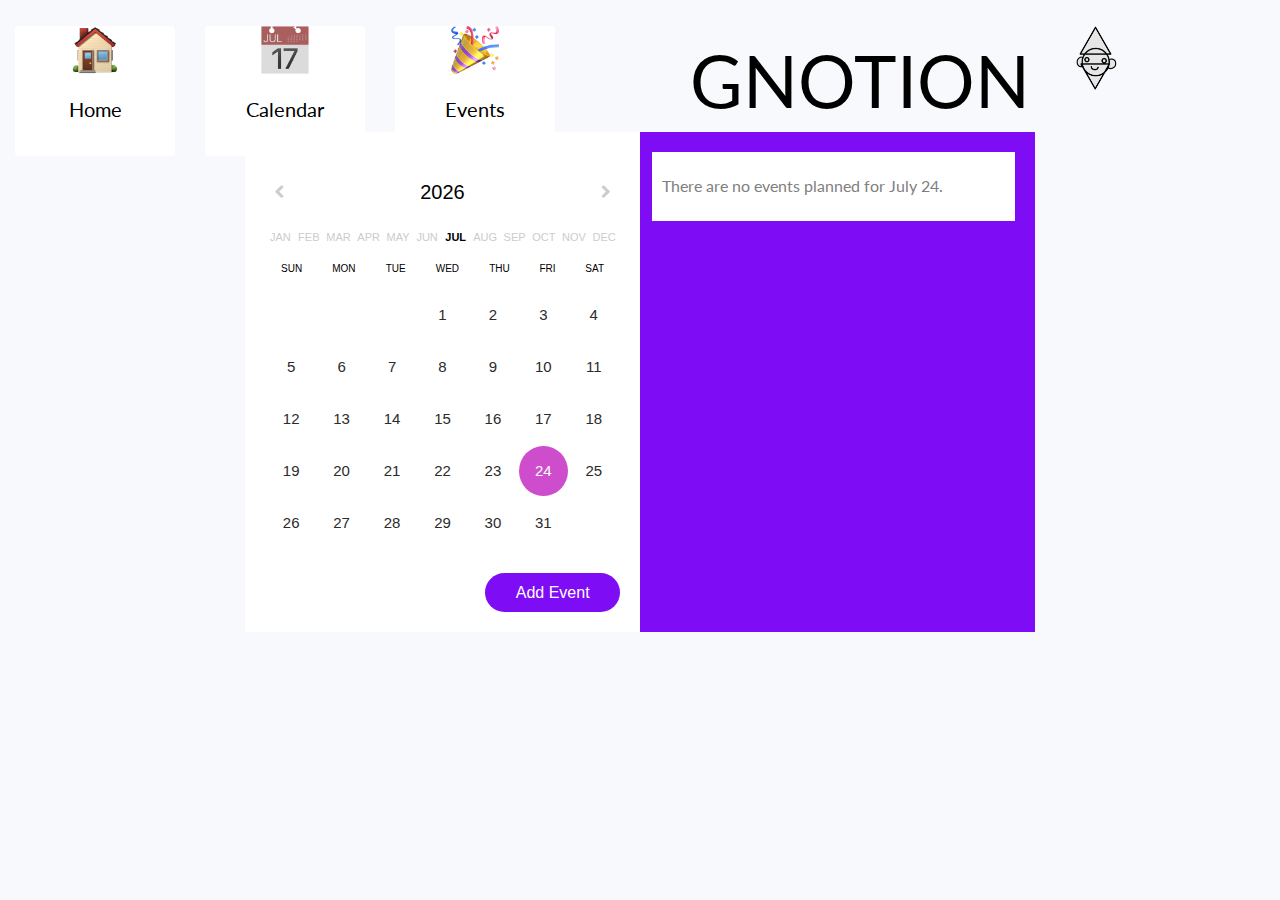
<file: calendar-04/index.html>
<!doctype html>
<html lang="en">
  <head>
  	<title>Calendar 04</title>
    <meta charset="utf-8">
    <meta name="viewport" content="width=device-width, initial-scale=1, shrink-to-fit=no">

	<link href="https://fonts.googleapis.com/css?family=Lato:300,400,700&display=swap" rel="stylesheet">

	<link rel="stylesheet" href="https://stackpath.bootstrapcdn.com/font-awesome/4.7.0/css/font-awesome.min.css">
	
	<link rel="stylesheet" href="css/style.css">
	<link rel = "stylesheet" href = "../css/styles.css">
	<!-- <link rel = "stylesheet" href = "../css/homeCSS.css"> -->

	</head>
	<body>
		<div class="container navTop">
        <div class="row">
            <div class="col-2">
                <div class="card border-0 ">
                    <div class="headerImg">
                        <a href = "../index.html"><img src="img/house.png" class="card-img-top-two" alt="..."></a>
                    </div>
                    <div class="card-body">
                        <h5 class="card-title headerText">Home</h5>
                    </div>
                </div>
            </div>
            <div class="col-2">
                <a>
                <div class="card border-0">
                    <div class="headerImg">
                        <a><img src="img/date.png" class="card-img-top-two" alt="..."></a>
                    </div>
                    <div class="card-body">
                        <h5 class="card-title headerText">Calendar</h5>
                    </div>
                </div> </a>
            </div>
            <div class="col-2"> 
                <a href="events/events.html">
                <div class="card border-0">
                    <div class="headerImg">
                        <a href = "events/events.html"><img src="img/tada.png" class="card-img-top-two" alt="..."></a>
                    </div>
                    <div class="card-body">
                        <h5 class="card-title headerText">Events</h5>
                    </div>
                </div> </a>
            </div>
            <div class="col-5 rightSide">
                <h1>GNOTION</h1>
            </div>
            <div class="col-1 rightSide">
                <img src="img/gnotion.png" class="logo" alt="...">
            </div>
        </div>
    </div>
	<section class="ftco-section">
		<div class="container">
			<div class="row justify-content-center">
			</div>
			<div class="row">
				<div class="col-md-12">
					<div class="content w-100">
				    <div class="calendar-container">
				      <div class="calendar"> 
				        <div class="year-header"> 
				          <span class="left-button fa fa-chevron-left" id="prev"> </span> 
				          <span class="year" id="label"></span> 
				          <span class="right-button fa fa-chevron-right" id="next"> </span>
				        </div> 
				        <table class="months-table w-100"> 
				          <tbody>
				            <tr class="months-row">
				              <td class="month">Jan</td> 
				              <td class="month">Feb</td> 
				              <td class="month">Mar</td> 
				              <td class="month">Apr</td> 
				              <td class="month">May</td> 
				              <td class="month">Jun</td> 
				              <td class="month">Jul</td>
				              <td class="month">Aug</td> 
				              <td class="month">Sep</td> 
				              <td class="month">Oct</td>          
				              <td class="month">Nov</td>
				              <td class="month">Dec</td>
				            </tr>
				          </tbody>
				        </table> 
				        
				        <table class="days-table w-100"> 
				          <td class="day">Sun</td> 
				          <td class="day">Mon</td> 
				          <td class="day">Tue</td> 
				          <td class="day">Wed</td> 
				          <td class="day">Thu</td> 
				          <td class="day">Fri</td> 
				          <td class="day">Sat</td>
				        </table> 
				        <div class="frame"> 
				          <table class="dates-table w-100"> 
			              <tbody class="tbody">             
			              </tbody> 
				          </table>
				        </div> 
				        <button class="button" id="add-button">Add Event</button>
				      </div>
				    </div>
				    <div class="events-container">
				    </div>
				    <div class="dialog" id="dialog">
				        <h2 class="dialog-header"> Add New Event </h2>
				        <form class="form" id="form">
				          <div class="form-container" align="center">
				            <label class="form-label" id="valueFromMyButton" for="name">Event name</label>
				            <input class="input" type="text" id="name" maxlength="36">
							<label class="form-label" id="valueFromMyButton" for="count">Time</label>
				            <input class="input" type="time" id="time" >
							<label class="form-label" id="valueFromMyButton" for="count">Tags</label>
							<select class="input" id="tag">
								<option value="sleep">sleep</option>
								<option value="social">social</option>
								<option value="hw">hw</option>
								<option value="test">tests</option>
							  </select>



				            <input type="button" value="Cancel" class="button" id="cancel-button">
				            <input type="button" value="OK" class="button button-white" id="ok-button">
				          </div>
				        </form>
				      </div>
				  </div>
				</div>
			</div>
		</div>
	</section>

	<script src="js/jquery.min.js"></script>
  <script src="js/popper.js"></script>
  <script src="js/bootstrap.min.js"></script>
  <script src="js/main.js"></script>

	</body>
</html>
</file>
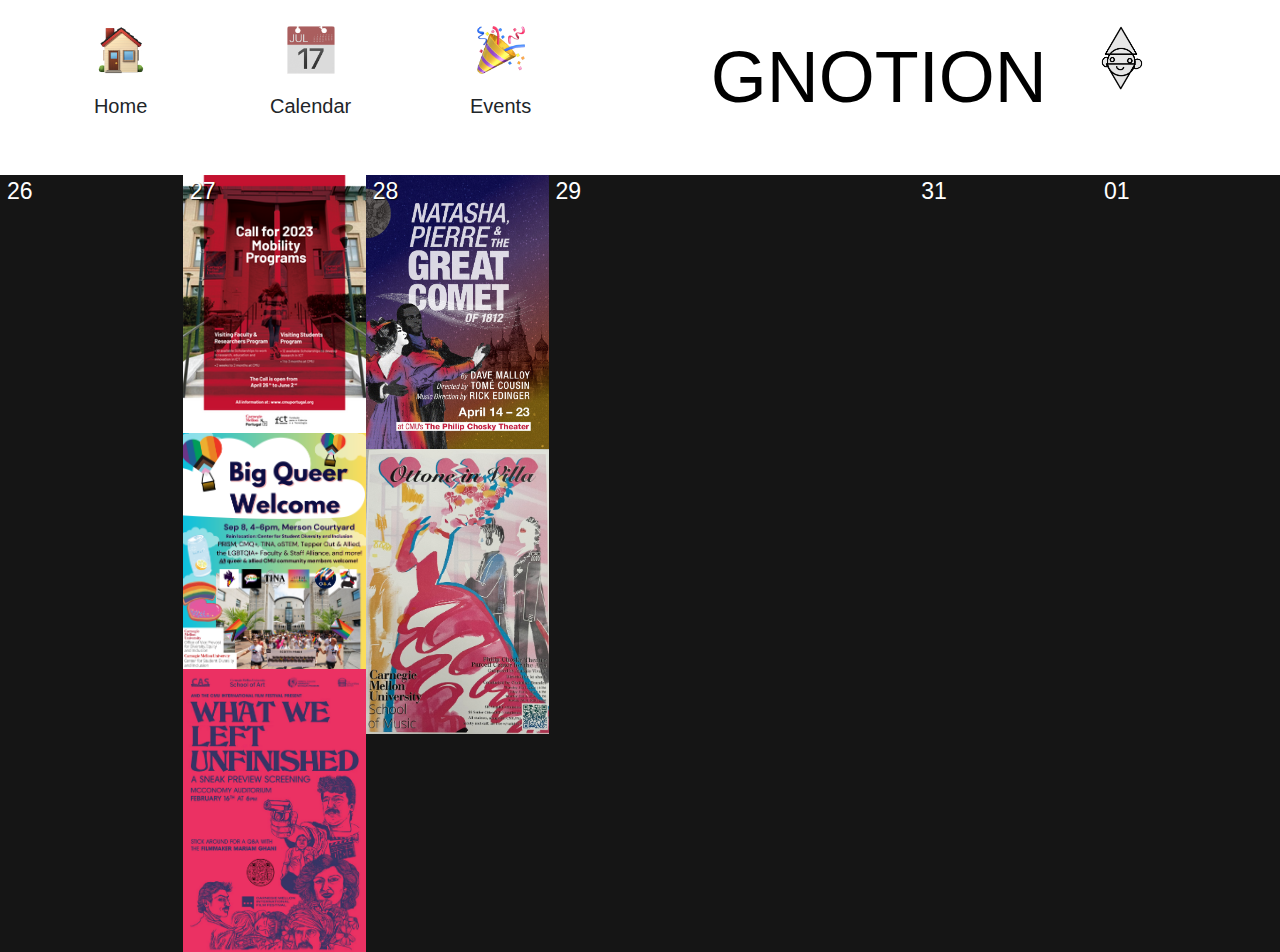
<file: events/events.html>
<!doctype html>
<html lang="en">
  <head>
    <meta charset="utf-8">
    <meta name="viewport" content="width=device-width, initial-scale=1">
    <title>Events Page</title>
    <link href="https://cdn.jsdelivr.net/npm/bootstrap@5.3.2/dist/css/bootstrap.min.css" rel="stylesheet" integrity="sha384-T3c6CoIi6uLrA9TneNEoa7RxnatzjcDSCmG1MXxSR1GAsXEV/Dwwykc2MPK8M2HN" crossorigin="anonymous">
    <link rel="stylesheet" href="https://cdn.jsdelivr.net/npm/bootstrap@4.0.0/dist/css/bootstrap.min.css"
        integrity="sha384-Gn5384xqQ1aoWXA+058RXPxPg6fy4IWvTNh0E263XmFcJlSAwiGgFAW/dAiS6JXm" crossorigin="anonymous">
    <link href="https://cdn.jsdelivr.net/npm/bootstrap@5.3.2/dist/css/bootstrap.min.css" rel="stylesheet"
        integrity="sha384-T3c6CoIi6uLrA9TneNEoa7RxnatzjcDSCmG1MXxSR1GAsXEV/Dwwykc2MPK8M2HN" crossorigin="anonymous">
    <link href="css/styles.css" type="text/css" rel="stylesheet">
  </head>
  <body>
    <main>
      <!--Nav here-->
      <nav>
        <div class="container navTop">
          <div class="row">
              <div class="col-2">
                  <div class="card border-0 ">
                      <div class="headerImg">
                          <a href = "../index.html"><img src="img/house.png" class="card-img-top nav-img" alt="..."></a>
                      </div>
                      <div class="card-body">
                          <h5 class="card-title headerText">Home</h5>
                      </div>
                  </div>
              </div>
              <div class="col-2">
                  <a href="calendar-04/index.html">
                  <div class="card border-0">
                      <div class="headerImg">
                          <a href = "../calendar-04/index.html"><img src="img/date.png" class="card-img-top nav-img" alt="..."></a>
                      </div>
                      <div class="card-body">
                          <h5 class="card-title headerText">Calendar</h5>
                      </div>
                  </div> </a>
              </div>
              <div class="col-2"> 
                  <a href="events/events.html">
                  <div class="card border-0">
                      <div class="headerImg">
                          <a href = "events.html"><img src="img/tada.png" class="card-img-top nav-img" alt="..."></a>
                      </div>
                      <div class="card-body">
                          <h5 class="card-title headerText">Events</h5>
                      </div>
                  </div> </a>
              </div>
              <div class="col-5 rightSide">
                  <h1 class="web_name">GNOTION</h1>
              </div>
              <div class="col-1 rightSide">
                  <img src="img/gnotion.png" class="logo" alt="...">
              </div>
          </div>
      </div>
      </div>
    </nav>
      
      <!--Events Calender-->
        <section>
          <time datetime="2023-01-26" class="blank">
            <span class="caldate">26</span>
          </time>
          <time datetime="2023-01-27" class="hidden">
            <a href="subevent27.html"><img src="img/event1.png" class="">
            <img src="img/event2.png" class="">
            <img src="img/event3.jpeg" class="">
            <span class="caldate">27</span>
            <span class="title">Click to Learn More about the Events!</span></a>
          </time>
          <time datetime="2023-01-28" class="hidden">
            <a href ="subevent28.html"><img src="img/event7.jpg" class="">
            <img src="img/event8.jpg" class="">
            <span class="caldate">28</span>
            <span class="title">Click to Learn More about the Events!</span></a>
          </time>
          <time datetime="2023-01-29" class="blank">
            <span class="caldate">29</span>
          </time>
          <time datetime="2023-01-30" class="hidden">
            <a href="subevent30.html"><img src="img/event4.jpg" class="">
            <img src="img/event5.jpeg" class="">
            <img src="img/event6.jpg" class="">
            <span class="caldate">30</span>
            <span class="title">Click to Learn More about the Events!</span></a>
          </time>
          <time datetime="2023-01-31" class="blank">
            <span class="caldate">31</span>
          </time>
         <time datetime="2023-01-01" class="blank">
            <span class="caldate">01</span>
         </time>
         <!--<time datetime="2015-08-02" class="hidden">
          <a href="http://thenewcode.com/1057/SVG-Patterns-of-Japan"><img src="https://s3-us-west-2.amazonaws.com/s.cdpn.io/4273/waves-thumb.png" alt="SVG Patterns of Japan" srcset="https://s3-us-west-2.amazonaws.com/s.cdpn.io/4273/waves-thumb.png 250w, https://s3-us-west-2.amazonaws.com/s.cdpn.io/4273/waves-2x-thumb.png 500w, https://s3-us-west-2.amazonaws.com/s.cdpn.io/4273/waves-2x.png 125w">
                        <span
           class="caldate">02</span><span class="title">SVG Patterns of Japan</span></a>
         </time>
         <time datetime="2015-08-03" class="hidden">
            <a href="http://thenewcode.com/1058/Overlapping-Action-with-CSS-Animation"><img src="http://thenewcode.com/assets/svg/redbars.svg" alt><span class="caldate">03</span><span class="title">CSS Overlapping Animation</span></a>
           </time>
           <time datetime="2015-08-04" class="blank"><span class="caldate">04</span></time>
           <time datetime="2015-08-05" class="blank"><span class="caldate">05</span></time>
           <time datetime="2015-08-06" class="hidden">
            <a href="http://thenewcode.com/1059/Responsive-Image-Hinting-Using-the-w-Descriptor"><img src="https://s3-us-west-2.amazonaws.com/s.cdpn.io/4273/toubana-diver-thumb.jpg" alt="Responsive Image Hinting: Using the w Descriptor" srcset="https://s3-us-west-2.amazonaws.com/s.cdpn.io/4273/toubana-diver-thumb.jpg 250w, https://s3-us-west-2.amazonaws.com/s.cdpn.io/4273/toubana-diver-2x-thumb.jpg 500w, https://s3-us-west-2.amazonaws.com/s.cdpn.io/4273/toubana-diver-2x.jpg 125w">
             <span
             class="caldate">06</span><span class="title">Using the w Descriptor</span></a>
           </time>
           <time datetime="2015-08-07" class="blank"><span class="caldate">07</span></time>
           <time datetime="2015-08-08" class="blank"><span class="caldate">08</span></time>
           <time datetime="2015-08-09" class="hidden">
            <a href="http://thenewcode.com/1060/SVG-Patterns-of-Africa"><img src="https://s3-us-west-2.amazonaws.com/s.cdpn.io/4273/african-patterns-thumb.png" alt="SVG Patterns of Africa" srcset="https://s3-us-west-2.amazonaws.com/s.cdpn.io/4273/african-patterns-thumb.png 250w, https://s3-us-west-2.amazonaws.com/s.cdpn.io/4273/african-patterns-2x-thumb.png 500w, https://s3-us-west-2.amazonaws.com/s.cdpn.io/4273/african-patterns-2x-thumb.png 125w">
             <span
             class="caldate">09</span><span class="title">SVG African Patterns</span></a>
           </time>
           <time datetime="2015-08-10" class="hidden">
            <a href="http://thenewcode.com/1061/Bokeh-Backgrounds-with-SVG-and-JS"><img src="https://s3-us-west-2.amazonaws.com/s.cdpn.io/4273/bokeh-thumb.png" alt="Bokeh Backgrounds with SVG and JS" srcset="https://s3-us-west-2.amazonaws.com/s.cdpn.io/4273/bokeh-thumb.png 250w, https://s3-us-west-2.amazonaws.com/s.cdpn.io/4273/bokeh-2x-thumb.png 500w, https://s3-us-west-2.amazonaws.com/s.cdpn.io/4273/bokeh-2x.png 125w">
             <span
             class="caldate">10</span><span class="title">SVG Bokeh Backgrounds</span></a>
           </time>
           <time datetime="2015-08-11" class="blank"><span class="caldate">11</span></time>
           <time datetime="2015-08-12" class="blank"><span class="caldate">12</span></time>
           <time datetime="2015-08-13" class="hidden">
            <a href="http://thenewcode.com/1062/Scribble-Image-Reveal-with-SVG-and-Blend-Modes"><img src="https://s3-us-west-2.amazonaws.com/s.cdpn.io/4273/olga-thumb.jpg" alt="“Scribble” Image Reveal with SVG and Blend Modes" srcset="https://s3-us-west-2.amazonaws.com/s.cdpn.io/4273/olga-thumb.jpg 250w, https://s3-us-west-2.amazonaws.com/s.cdpn.io/4273/olga-2x-thumb.jpg 500w, https://s3-us-west-2.amazonaws.com/s.cdpn.io/4273/olga-2x.jpg 125w">
             <span
             class="caldate">13</span><span class="title">“Scribble” Image Reveal</span></a>
           </time>
           <time datetime="2015-08-14" class="blank"><span class="caldate">14</span></time>
           <time datetime="2015-08-15" class="blank"><span class="caldate">15</span></time>
           <time datetime="2015-08-16" class="blank"><span class="caldate">16</span></time>
           <time datetime="2015-08-17" class="hidden">
            <a href="http://thenewcode.com/1063/Techniques-and-Treatments-for-Background-Retina-Images"><img src="https://s3-us-west-2.amazonaws.com/s.cdpn.io/4273/birds-on-wire-thumb.png" alt="Techniques and Treatments for Background Retina Images" srcset="https://s3-us-west-2.amazonaws.com/s.cdpn.io/4273/birds-on-wire-thumb.png 250w, https://s3-us-west-2.amazonaws.com/s.cdpn.io/4273/birds-on-wire-2x-thumb.png 500w, https://s3-us-west-2.amazonaws.com/s.cdpn.io/4273/birds-on-wire-2x.png 125w">
             <span
             class="caldate">17</span><span class="title">Background Retina Images</span></a>
           </time>
           <time datetime="2015-08-18" class="blank"><span class="caldate">18</span></time>
           <time datetime="2015-08-19" class="hidden">
            <a href="http://thenewcode.com/1064/Classical-Greek-Geometric-Borders-In-SVG"><img src="https://s3-us-west-2.amazonaws.com/s.cdpn.io/4273/greek-geometrics-thumb.png" alt="Classical Greek Geometric Borders In SVG" srcset="https://s3-us-west-2.amazonaws.com/s.cdpn.io/4273/greek-geometrics-thumb.png 250w, https://s3-us-west-2.amazonaws.com/s.cdpn.io/4273/greek-geometrics-2x-thumb.png 500w, https://s3-us-west-2.amazonaws.com/s.cdpn.io/4273/greek-geometrics-2x.png 125w">
             <span
             class="caldate">19</span><span class="title">SVG Greek Geometric Borders</span></a>
           </time>
           <time datetime="2015-08-20" class="blank"><span class="caldate">20</span></time>
           <time datetime="2015-08-21" class="blank"><span class="caldate">21</span></time>
           <time datetime="2015-08-22" class="blank"><span class="caldate">22</span></time>
           <time datetime="2015-08-23" class="hidden">
            <a href="http://thenewcode.com/1065/Better-Image-Borders-with-Blend-Modes"><img src="https://s3-us-west-2.amazonaws.com/s.cdpn.io/4273/peugot-thumb.jpg" alt="Better Image Borders with Blend Modes" srcset="https://s3-us-west-2.amazonaws.com/s.cdpn.io/4273/peugot-thumb.jpg 250w, https://s3-us-west-2.amazonaws.com/s.cdpn.io/4273/peugot-2x-thumb.jpg 500w, https://s3-us-west-2.amazonaws.com/s.cdpn.io/4273/peugot-2x.jpg 125w">
             <span
             class="caldate">23</span><span class="title">Blend Mode Borders</span></a>
           </time>
           <time datetime="2015-08-24" class="hidden">
            <a href="http://thenewcode.com/1/Welcome-to-The-New-Code"><img src="https://s3-us-west-2.amazonaws.com/s.cdpn.io/4273/the-new-code-thumb.png" alt="Welcome to The New Code" srcset="https://s3-us-west-2.amazonaws.com/s.cdpn.io/4273/the-new-code-thumb.png 250w, https://s3-us-west-2.amazonaws.com/s.cdpn.io/4273/the-new-code-2x-thumb.png 500w, https://s3-us-west-2.amazonaws.com/s.cdpn.io/4273/the-new-code-square-2x.png 125w">
             <span
             class="caldate">24</span><span class="title">The New Code</span></a>
           </time>
           <time datetime="2015-08-25" class="blank"><span class="caldate">25</span></time>
           <time datetime="2015-08-26" class="hidden">
            <a href="http://thenewcode.com/2/Precognitive-Pages-Using-Resource-Hints-to-Accelerate-Site-Performance"><img src="https://s3-us-west-2.amazonaws.com/s.cdpn.io/4273/alexander-thumb.jpg" alt="Precognitive Pages: Using Resource Hints to Accelerate Site Performance" srcset="https://s3-us-west-2.amazonaws.com/s.cdpn.io/4273/alexander-thumb.jpg 250w, https://s3-us-west-2.amazonaws.com/s.cdpn.io/4273/alexander-2x-thumb.jpg 500w, https://s3-us-west-2.amazonaws.com/s.cdpn.io/4273/alexander-2x.jpg 125w">
             <span
             class="caldate">26</span><span class="title">Using Resource Hints</span></a>
           </time>
           <time datetime="2015-08-27" class="blank"><span class="caldate">27</span></time>
           <time datetime="2015-08-28" class="hidden">
            <a href="http://thenewcode.com/4/In-Other-Words-Using-the-blockquote-cite-and-q-elements"><img src="https://s3-us-west-2.amazonaws.com/s.cdpn.io/4273/bertrand-russell-thumb.jpg" alt="In Other Words: Using the blockquote, cite and q elements" srcset="https://s3-us-west-2.amazonaws.com/s.cdpn.io/4273/bertrand-russell-thumb.jpg 250w, https://s3-us-west-2.amazonaws.com/s.cdpn.io/4273/bertrand-russell-2x-thumb.jpg 500w, https://s3-us-west-2.amazonaws.com/s.cdpn.io/4273/bertrand-russell-2x-thumb.jpg 125w">
             <span
             class="caldate">28</span><span class="title">blockquote, cite and q</span></a>
           </time>
           <time datetime="2015-08-29" class="blank"><span class="caldate">29</span></time>
           <time datetime="2015-08-30" class="blank"><span class="caldate">30</span></time>
           <time datetime="2015-08-31" class="blank"><span class="caldate">31</span></time>
           <time datetime="2015-09-01" class="blank"><span class="caldate">01</span></time>
          -->
        </section>
        </main>
        <script type="text/javascript" src="java.js"></script>
        <script src="https://code.jquery.com/jquery-3.2.1.slim.min.js"
        integrity="sha384-KJ3o2DKtIkvYIK3UENzmM7KCkRr/rE9/Qpg6aAZGJwFDMVNA/GpGFF93hXpG5KkN"
        crossorigin="anonymous"></script>
        <script src="https://cdn.jsdelivr.net/npm/popper.js@1.12.9/dist/umd/popper.min.js"
        integrity="sha384-ApNbgh9B+Y1QKtv3Rn7W3mgPxhU9K/ScQsAP7hUibX39j7fakFPskvXusvfa0b4Q"
        crossorigin="anonymous"></script>
        <script src="https://cdn.jsdelivr.net/npm/bootstrap@4.0.0/dist/js/bootstrap.min.js"
        integrity="sha384-JZR6Spejh4U02d8jOt6vLEHfe/JQGiRRSQQxSfFWpi1MquVdAyjUar5+76PVCmYl"
        crossorigin="anonymous"></script>
        <script src="https://cdn.jsdelivr.net/npm/bootstrap@5.3.2/dist/js/bootstrap.bundle.min.js"
        integrity="sha384-C6RzsynM9kWDrMNeT87bh95OGNyZPhcTNXj1NW7RuBCsyN/o0jlpcV8Qyq46cDfL"
        crossorigin="anonymous"></script>      
    </body>
</html>
</file>
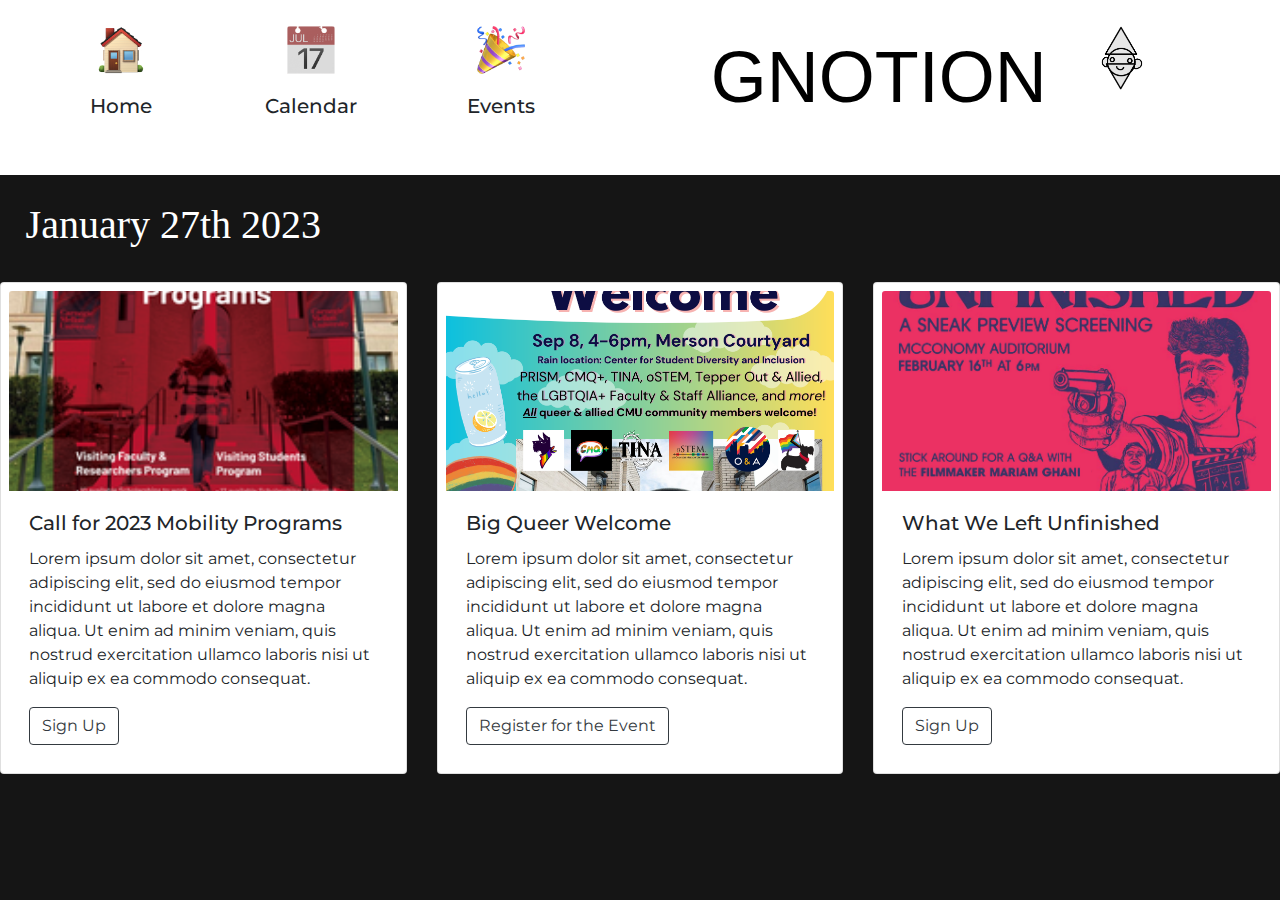
<file: events/subevent27.html>
<!doctype html>
<html lang="en">
    <head>
        <meta charset="utf-8">
        <meta name="viewport" content="width=device-width, initial-scale=1">
        <title>Events Page</title>
        <link href="https://cdn.jsdelivr.net/npm/bootstrap@5.3.2/dist/css/bootstrap.min.css" rel="stylesheet" integrity="sha384-T3c6CoIi6uLrA9TneNEoa7RxnatzjcDSCmG1MXxSR1GAsXEV/Dwwykc2MPK8M2HN" crossorigin="anonymous">
        <link rel="stylesheet" href="https://cdn.jsdelivr.net/npm/bootstrap@4.0.0/dist/css/bootstrap.min.css"
        integrity="sha384-Gn5384xqQ1aoWXA+058RXPxPg6fy4IWvTNh0E263XmFcJlSAwiGgFAW/dAiS6JXm" crossorigin="anonymous">
        <link href="https://cdn.jsdelivr.net/npm/bootstrap@5.3.2/dist/css/bootstrap.min.css" rel="stylesheet"
        integrity="sha384-T3c6CoIi6uLrA9TneNEoa7RxnatzjcDSCmG1MXxSR1GAsXEV/Dwwykc2MPK8M2HN" crossorigin="anonymous">
        <link rel="preconnect" href="https://fonts.googleapis.com">
        <link rel="preconnect" href="https://fonts.gstatic.com" crossorigin>
        <link href="https://fonts.googleapis.com/css2?family=AR+One+Sans&family=Montserrat:wght@300;400&display=swap" rel="stylesheet">
        <link rel="preconnect" href="https://fonts.googleapis.com">
        <link href="css/styles.css" type="text/css" rel="stylesheet">
    </head>
    <body>
        <header>
            <!--nav here-->
            <nav>
                <div class="container navTop">
                  <div class="row">
                      <div class="col-2">
                          <div class="card border-0 ">
                              <div class="headerImg">
                                  <a href = "../index.html"><img src="img/house.png" class="card-img-top nav-img" alt="..."></a>
                              </div>
                              <div class="card-body">
                                  <h5 class="card-title headerText">Home</h5>
                              </div>
                          </div>
                      </div>
                      <div class="col-2">
                          <a href="calendar-04/index.html">
                          <div class="card border-0">
                              <div class="headerImg">
                                  <a href = "../calendar-04/index.html"><img src="img/date.png" class="card-img-top nav-img" alt="..."></a>
                              </div>
                              <div class="card-body">
                                  <h5 class="card-title headerText">Calendar</h5>
                              </div>
                          </div> </a>
                      </div>
                      <div class="col-2"> 
                          <a href="events/events.html">
                          <div class="card border-0">
                              <div class="headerImg">
                                  <a href = "events.html"><img src="img/tada.png" class="card-img-top nav-img" alt="..."></a>
                              </div>
                              <div class="card-body">
                                  <h5 class="card-title headerText">Events</h5>
                              </div>
                          </div> </a>
                      </div>
                      <div class="col-5 rightSide">
                          <h1 class="web_name">GNOTION</h1>
                      </div>
                      <div class="col-1 rightSide">
                          <img src="img/gnotion.png" class="logo" alt="...">
                      </div>
                  </div>
              </div>
              </div>
            </nav>
            <!--heading-->
            <h1>January 27th 2023</h1>
        </header>
        <div class="row">
            <div class="col-md-4">
                <div class="card p-2">
                    <img class="card-img-top img-card" src="img/event1.png" alt="Card image cap">
                    <div class="card-body">
                        <h5 class="card-title">Call for 2023 Mobility Programs</h5>
                        <p class="card-text">Lorem ipsum dolor sit amet, consectetur adipiscing elit, sed do eiusmod tempor incididunt ut labore et dolore magna aliqua. 
                            Ut enim ad minim veniam, quis nostrud exercitation ullamco laboris nisi ut aliquip ex ea commodo consequat.</p>
                        <a href="#" class="btn btn-outline-dark">Sign Up</a>
                    </div>
                </div>
            </div>
            <div class="col-md-4">
                <div class="card p-2">
                    <img class="card-img-top img-card" src="img/event2.png" alt="Card image cap">
                    <div class="card-body">
                        <h5 class="card-title">Big Queer Welcome</h5>
                        <p class="card-text">Lorem ipsum dolor sit amet, consectetur adipiscing elit, sed do eiusmod tempor incididunt ut labore et dolore magna aliqua. 
                            Ut enim ad minim veniam, quis nostrud exercitation ullamco laboris nisi ut aliquip ex ea commodo consequat.</p>
                        <a href="#" class="btn btn-outline-dark">Register for the Event</a>
                    </div>
                </div>
            </div>
            <div class="col-md-4">
                <div class="card p-2">
                    <img class="card-img-top img-card" src="img/event3.jpeg" alt="Card image cap">
                    <div class="card-body">
                        <h5 class="card-title">What We Left Unfinished</h5>
                        <p class="card-text">Lorem ipsum dolor sit amet, consectetur adipiscing elit, sed do eiusmod tempor incididunt ut labore et dolore magna aliqua. 
                            Ut enim ad minim veniam, quis nostrud exercitation ullamco laboris nisi ut aliquip ex ea commodo consequat.</p>
                        <a href="#" class="btn btn-outline-dark">Sign Up</a>
                    </div>
                </div>
            </div>
        </div>
        <script type="text/javascript" src="java.js"></script>
        <script src="https://code.jquery.com/jquery-3.2.1.slim.min.js"
        integrity="sha384-KJ3o2DKtIkvYIK3UENzmM7KCkRr/rE9/Qpg6aAZGJwFDMVNA/GpGFF93hXpG5KkN"
        crossorigin="anonymous"></script>
        <script src="https://cdn.jsdelivr.net/npm/popper.js@1.12.9/dist/umd/popper.min.js"
        integrity="sha384-ApNbgh9B+Y1QKtv3Rn7W3mgPxhU9K/ScQsAP7hUibX39j7fakFPskvXusvfa0b4Q"
        crossorigin="anonymous"></script>
        <script src="https://cdn.jsdelivr.net/npm/bootstrap@4.0.0/dist/js/bootstrap.min.js"
        integrity="sha384-JZR6Spejh4U02d8jOt6vLEHfe/JQGiRRSQQxSfFWpi1MquVdAyjUar5+76PVCmYl"
        crossorigin="anonymous"></script>
        <script src="https://cdn.jsdelivr.net/npm/bootstrap@5.3.2/dist/js/bootstrap.bundle.min.js"
        integrity="sha384-C6RzsynM9kWDrMNeT87bh95OGNyZPhcTNXj1NW7RuBCsyN/o0jlpcV8Qyq46cDfL"
        crossorigin="anonymous"></script>  
    </body>
</html>
</file>
<file: css/styles.css>
.navTop{
    position:absolute;
}
</file>
<file: css/homeCSS.css>
.navTop{
    display: inline-block;
    margin: 2%;
}

.headerText{
    text-align: center;
}

.headerImg{
    text-align: center;
}

.logo{
    width:90%;
}

h1{
    font-size:4.5em;
    font-family: 'Gill Sans', 'Gill Sans MT', Calibri, 'Trebuchet MS', sans-serif;
}

.rightSide{
    text-align:right;
}

.card-img-top {
    width: 30%;
    text-align: center;
}

.blockBody{
    /* margin: 2%; */
    margin-top:0;
    box-sizing:border-box;
    width:100%;
}

.bodyContainers{
    /* margin:1%; */
    text-align: center;
    border: solid black 2px;
    border-radius: 25px;
    min-height: 600px;
    box-sizing:content-box;
    width:31%;
}

.under_5 {
    display: inline;
}
.im_5 {
    display: inline;
}
button{
    all: unset  !important; 
  }
  
button:focus {
    outline: revert  !important;
}

.formCustom{
    max-width: fit-content;
    display: inline
}
</file>
<file: events/css/styles.css>
body { 
    background: #151515;
    font-family: Avenir, Helvetica, sans-serif;
}
h1 {
    color: #ffffff;
    font-family: serif;
    padding: 2%;
}
main a { text-decoration: none; }
section {
display: -webkit-box;
display: -webkit-flex;
display: -ms-flexbox;
display: flex;
-webkit-flex-flow: wrap;
    -ms-flex-flow: wrap;
        flex-flow: wrap;
font-size: 0;
}

section time {
    -webkit-box-flex: 1;
    -webkit-flex: 1;
    -webkit-flex: 1 1 14.2857%;
    -ms-flex: 1;
    flex: 1;
    min-width: 14.2857%;
    max-width: 14.2857vw;
    position: relative;
    font-size: 1.8vw;
    line-height: 0;
    -webkit-transition: .35s opacity;
    transition: .35s opacity;
    overflow: hidden;
    max-height: 120vw;
}
section time.blank {
    min-height: 50vw; 
}
section time a { 
    display: inline-block; 
    width: 100%; height: 100%; 
    position: inherit;
    border-bottom: none;
    outline: none;
    }
section time span { position: absolute; }
span.caldate { 
    top: 2%; left: 7px; 
    z-index: 2;
    }
section time.blank span.caldate {   
    color: #ffffff; 
}
section time a span.title { 
    width: 100%; height: 100%;
    line-height: 1.1;
    left: 0; top: 0; padding-left: 5%;
    padding-right: 5%;
    padding-top: 20%; opacity: 0;
    -webkit-transition: .4s opacity;
    transition: .4s opacity;
}
section time:hover a span.title { 
    background: rgba(0,0,0,0.8);
    opacity: 1;
}
section time a:hover {
    border-bottom: none;
}
time:not(.blank) span { 
    color: #ffffff; text-shadow: 1px 1px 1px rgba(0,0,0,0.8);
}
section time a img { width: 100%;}

.navTop{
    display: inline-block;
    margin: 2%;
}
nav {
    background-color: #ffffff;
}

.headerText{
    text-align: center;
}

.headerImg{
    text-align: center;
}

.logo{
    width:90%;
}

.rightSide{
    text-align:right;
}

.nav-img {
    width: 30%;
    text-align: center;
}

.blockBody{
    /* margin: 2%; */
    margin-top:0;
    box-sizing:border-box;
    width:100%;
}

.bodyContainers{
    /* margin:1%; */
    text-align: center;
    border: solid black 2px;
    border-radius: 25px;
    min-height: 600px;
    box-sizing:content-box;
    width:31%;
}

.under_5 {
    display: inline;
}
.im_5 {
    display: inline;
}
.web_name {
    color: black;
    font-size:4.5em;
    font-family: 'Gill Sans', 'Gill Sans MT', Calibri, 'Trebuchet MS', sans-serif;
}
button{
    all: unset  !important; 
  }
  
button:focus {
    outline: revert  !important;
}

.formCustom{
    max-width: fit-content;
    display: inline
}
.card {
    font-family: 'Montserrat', sans-serif;
}

.img-card {
    height: 200px;
    object-fit: cover;
}

.hidden { opacity: 0; }

@media all and (max-width: 950px) {
    section time.blank { display: none; }
    section time { 
    height: 22%;
    min-width: 20%;
    min-height: 80vw;
    max-width: 20vw;
    font-size: 3vw;
    max-height: 160vw;
    top: 3%;
    }
}
@media all and (max-width: 750px) {
    section time { 
        min-width: 33%;
        min-height: 90vw;
        font-size: 5vw;
        max-height: 240vw;
    }
    .col-md-4 {
        margin: 3%;
    }
}
@media all and (max-width: 450px) {
    section time { 
        min-width: 50%;
        min-height: 90vw;
        font-size: 5vw;
    }
}

/*
  .one_img {
    transform: rotate(10deg);
    padding-top: 80%;
    padding-left: 10%;
    height: 350px;
    width: 130px;
  }
  .two_img1 {
    transform: rotate(-10deg);
    padding-top: 50%;
    padding-left: 10%;
    height: 280px;
    width: 130px;
  }
  .two_img2 {
    transform: rotate(10deg);
    padding-top: 30%;
    padding-left: 10%;
    height: 280px;
    width: 130px;
  }
  .three_img1 {
    transform: rotate(-10deg);
    padding-top: 30%;
    padding-left: 10%;
    height: 170px;
    width: 100px;   
  }
  .three_img2 {
    transform: rotate(10deg);
    padding-top: 15%;
    padding-left: 10%;
    height: 170px;
    width: 100px;
  }
  .four_img1 {
    transform: rotate(-10deg);
    padding-top: 20%;
    padding-left: 10%;
    height: 150px;
    width: 90px;  
  }
  .four_img2 {
    transform: rotate(10deg);
    padding-top: 12%;
    padding-left: 28%;
    height: 160px;
    width: 120px; ;
  }
  .five_up_ten_img1 {
    transform: rotate(-10deg);
    padding-top: 24%;
    padding-left: 10%;
    height: 130px;
    width: 80px;
  }
  .five_up_ten_img2 {
    transform: rotate(10deg);
    padding-top: 22%;
    padding-left: 12%;
    height: 130px;
    width: 80px; 
    clear: both;
  }

*/
</file>
